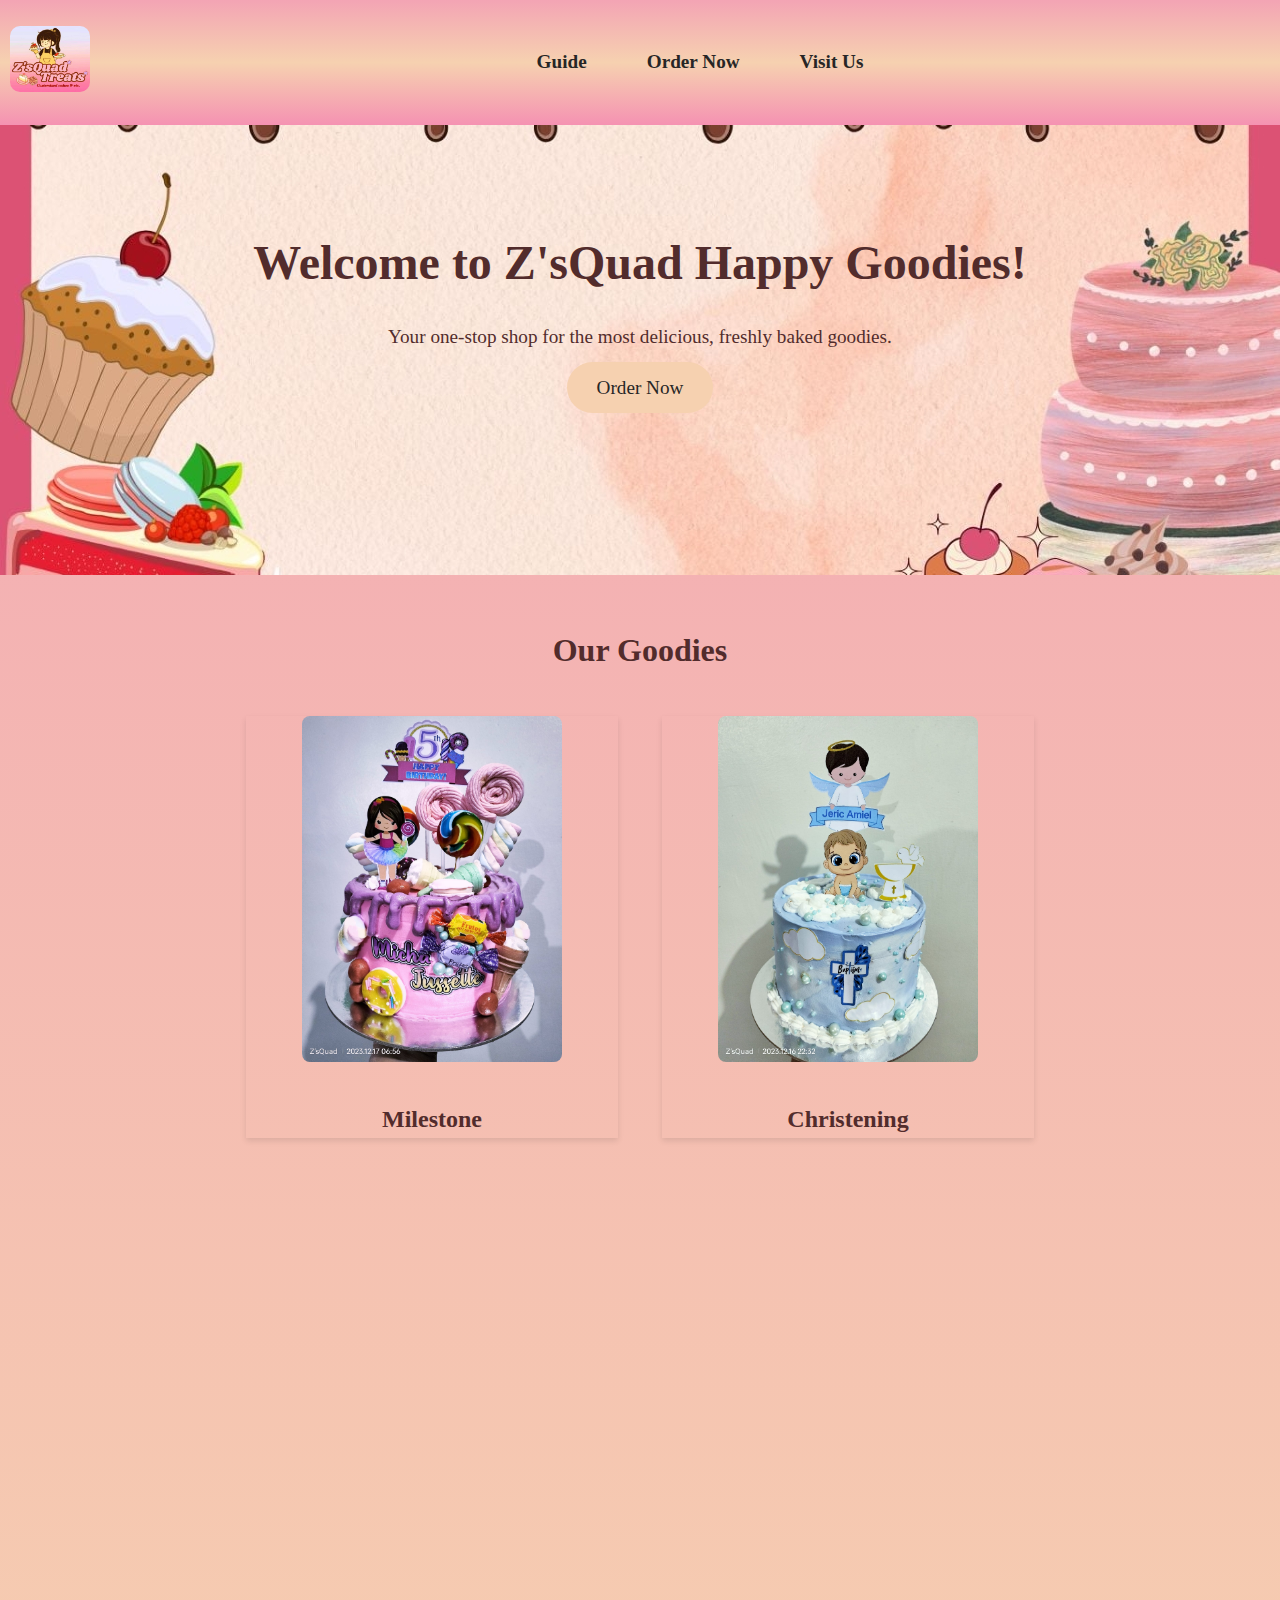
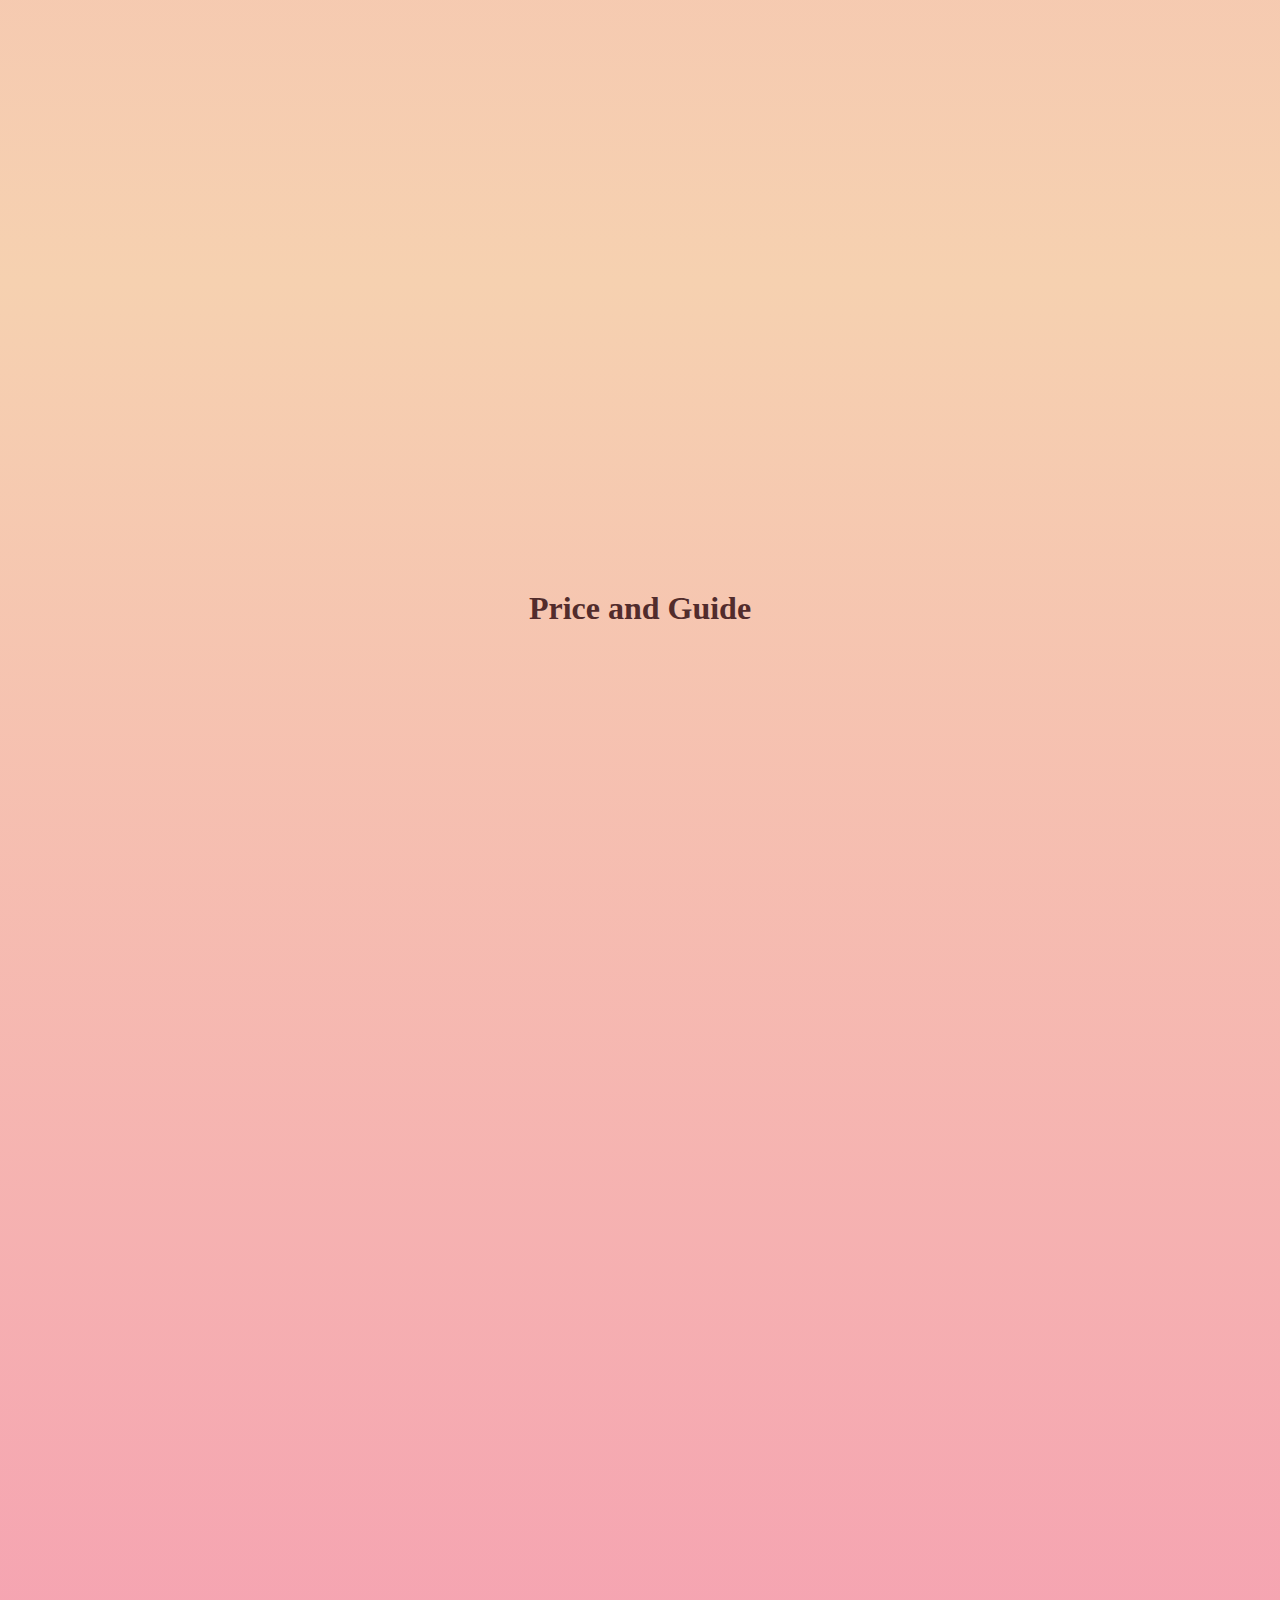
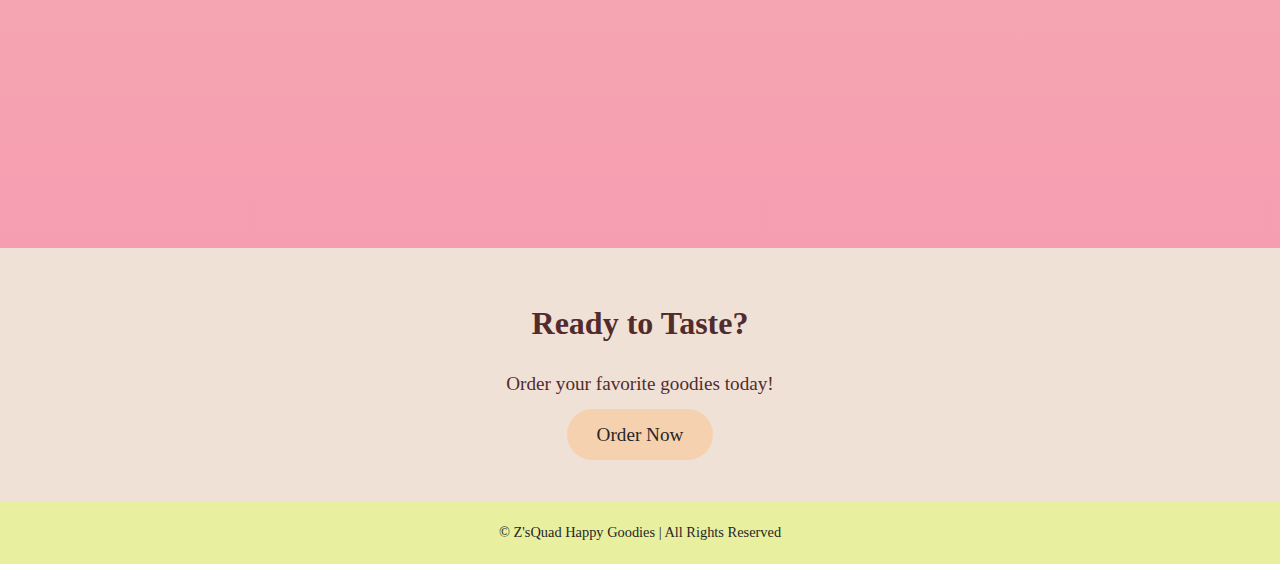
<file: index.html>
<!DOCTYPE html>
<html lang="en">
<head>
    <meta charset="UTF-8">
    <meta name="viewport" content="width=device-width, initial-scale=1.0">
    <meta name="description" content="Delicious Pastries at Your Doorstep">
    <title>Z'sQuad Happy Goodies</title>
    <link rel="stylesheet" href="style.css">
    <script src="zsquad.js"></script> 
    
</head>
<body>

   

    <!-- Header Section -->
    <header>

        <div class="HContainer">
    
<div class="logo">
    <img src="Zlogo.jpg" alt="ZsQuadHGDS">
</div>
        <nav class="navbar">
            <ul>
               
                <li><a href="#guides">Guide</a></li>
                <li><a href="Form.html" target="_blank">Order Now</a></li>
                <li><a href="https://www.facebook.com/ZsQuadTreats" target="_blank">Visit Us</a></li>
            </ul>
        </nav>
        </div>
    </header>

    <!-- Hero Section -->
    <section class="hero">
        <h1>Welcome to Z'sQuad Happy Goodies!</h1>
        <p>Your one-stop shop for the most delicious, freshly baked goodies.</p>
        <a href="Form.html" target="_blank" class="cta-button">Order Now</a>
    </section>

    <!-- Pastry Offerings Section -->
    <section class="pastries">
        <h2>Our Goodies</h2>
        <div class="pastry-item">
            <img src="Cake1.jpg" alt="Milestone Cake">
            <h3>Milestone</h3>
    
        </div>
        <div class="pastry-item">
            <img src="cake2.jpg" alt="Christening Cake">
            <h3>Christening</h3>
          
        </div>

        <div class="pastry-item">
            <img src="cake3.jpg" alt="Birthday Cake">
            <h3>Birthday</h3>
    
        </div>

        <div class="pastry-item">
            <img src="Ube de leche.jpg" alt="Ube de Leche">
            <h3>Ube de Leche</h3>
    
        </div>

        <div class="pastry-item">
            <img src="Tiramisu.jpg" alt="Tiramisu">
            <h3> Tiramisu</h3>
    
        </div>

        <div class="pastry-item">
            <img src="lava cake.jpg" alt="Lava Cake">
            <h3>Lava Cake</h3>
    
        </div>
    </section>

    <section id="guides" class="guides">
        <h2>Price and Guide</h2>

        <div class="guide-items">
            <div class="guide-item">
                <img src="png1.jpg" alt="PriceAndSize1">
            </div>
            <div class="guide-item">
                <img src="png2.jpg" alt="PriceAndSize2">
               
            </div>
            <div class="guide-item">
                <img src="png3.jpg" alt="PriceAndSize3">
                </div>

                <div class="guide-item">
                    <img src="png4.jpg" alt="Flavors">
                    </div>

                <div class="guide-item">
                    <img src="png5.jpg" alt="HowToOrder">
            </div>
        </div>
    </section>

    <!-- Order Section -->
    <section id="order-now" class="order-section">
        <h2>Ready to Taste?</h2>
        <p>Order your favorite goodies today!</p>
        <a href="Form.html" target="_blank" class="cta-button">Order Now</a>
    </section>

    <!-- Footer -->
    <footer>
        <p>&copy; Z'sQuad Happy Goodies | All Rights Reserved</p>
    </footer>

</body>
</html>
<nav>
</file>
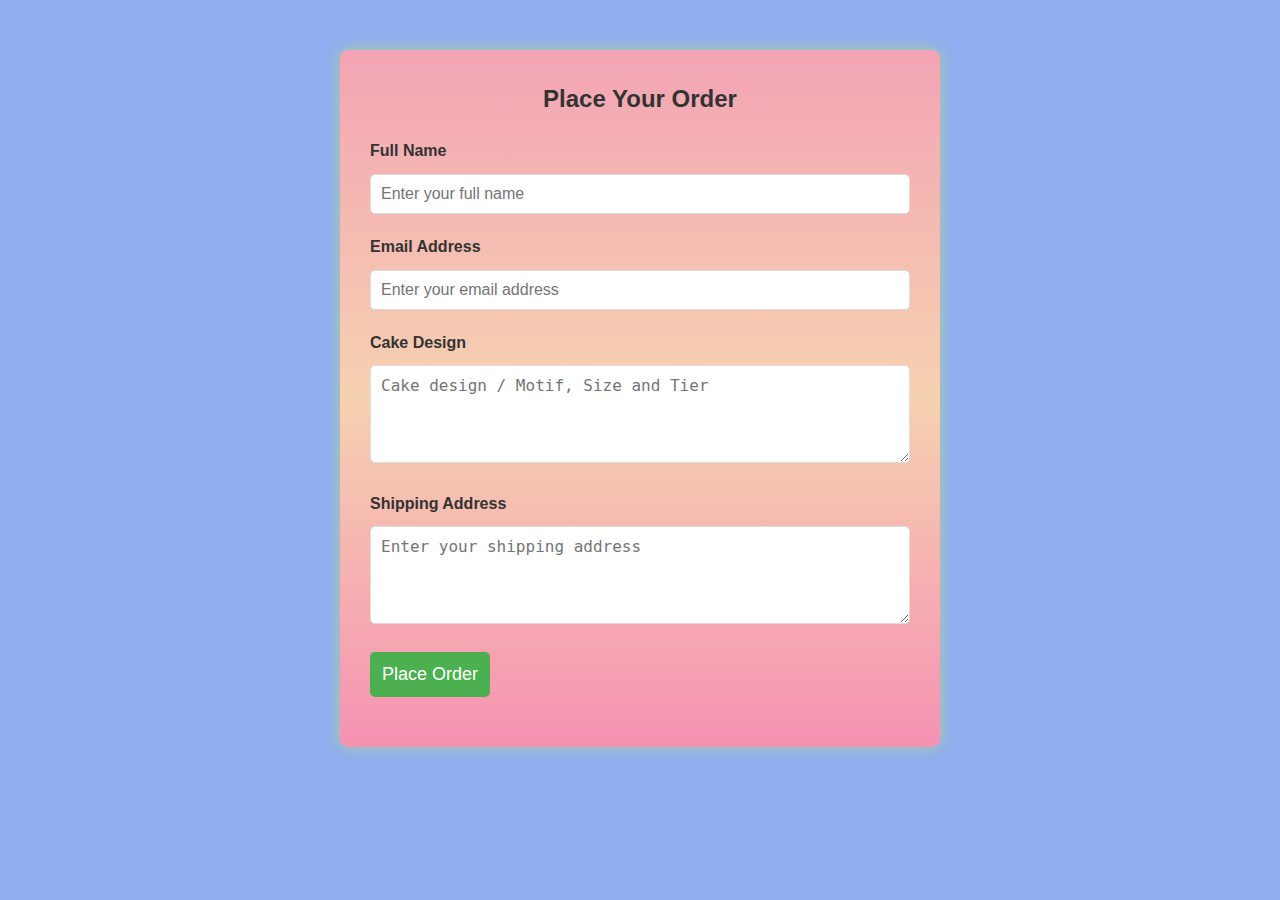
<file: Form.html>
<!DOCTYPE html>
<html lang="en">
<head>
    <meta charset="UTF-8">
    <meta name="viewport" content="width=device-width, initial-scale=1.0">
    <title>Order Form</title>
    <link rel="stylesheet" href="Order.css">
</head>
<body>
    <div class="form-container">
        <h2 class="form-title">Place Your Order</h2>

        <form action="https://formspree.io/f/xjkvrgjr" method="POST" class="order-form">
            <div class="form-group">
                <label for="name">Full Name</label>
                <input type="text" id="name" name="name" required placeholder="Enter your full name">
            </div>

            <div class="form-group">
                <label for="email">Email Address</label>
                <input type="email" id="email" name="email" required placeholder="Enter your email address">
            </div>

            <div class="form-group">
                <label for="Cake Idea">Cake Design</label>
                <textarea id="CakeIdea" name="CakeIdea" rows="4" required placeholder="Cake design / Motif, Size and Tier"></textarea>
            </div>



            <div class="form-group">
                <label for="address">Shipping Address</label>
                <textarea id="address" name="address" rows="4" required placeholder="Enter your shipping address"></textarea>
            </div>


    

        

            <div class="form-group">
                <input type="submit" value="Place Order" class="submit-btn">
            </div>
        </form>
    </div>
</body>
</html>
</file>
<file: style.css>
* {
    margin: 0;
    padding: 0;
    box-sizing: border-box;
}

:root {
    --color1: #f3a4b4;
    --color2: #f592b2;
    --color3: #F6D1B0;
}

/* Body styles */
body {
    font-family: cursive;
    line-height: 1.6;
    background: linear-gradient(to top, var(--color2), var(--color3), var(--color1));
    color: #522c2c;
    padding: 0;
    margin: 0;
}

/* Header and navigation styles */
header {
    background: linear-gradient(to top, var(--color2), var(--color3), var(--color1));
    padding: 1rem 0;
}

.HContainer {
    display: flex;
    justify-content: space-between;
    align-items: center;
    flex-wrap: wrap; 
}

.logo img {
    width: 100px; 
    height: auto;
    border-radius: 20px;
    padding: 10px;
}

.navbar {
    display: flex;
    justify-content: center;
    flex-grow: 1;
    flex-wrap: wrap; 
    margin-left: 20px;
}

header nav ul {
    list-style-type: none;
    display: flex;
    flex-wrap: wrap; 
    justify-content: center;
}

header nav ul li {
    margin: 0 15px;
}

header nav ul li a {
    text-decoration: none;
    color: #272626;
    font-weight: bold;
    font-size: 1.2rem;
    padding: 10px 15px;
    display: block;
    border-radius: 15px;
    transition: background-color 0.3s;
}

nav ul li a:hover {
    text-decoration-color: rgb(28, 30, 32);
    background-color: #F6D1B0;
    cursor: pointer;
}

/* Hero section */
.hero {
    width: 100%;
    height: 50vh;
    background-image: url(cnt.jpeg.jpg);
    background-size: cover;
    background-position: center;
    text-align: center;
    padding: 100px 20px;
    color: #522c2c;
}

.hero h1 {
    font-size: 3rem;
    margin-bottom: 20px;
}

.hero p {
    font-size: 1.2rem;
    margin-bottom: 20px;
}

.cta-button {
    background-color: #F6D1B0;
    color: #272626;
    padding: 15px 30px;
    text-decoration: none;
    font-size: 1.2rem;
    border-radius: 30px;
    transition: background-color 0.3s;
}

.cta-button:hover {
    background-color: #d68f60;
}

/* Pastries section */
.pastries {
    text-align: center;
    padding: 50px 20px;
}

.pastries h2 {
    font-size: 2rem;
    margin-bottom: 20px;
}

.pastry-item {
    display: inline-block;
    width: 30%; 
    margin: 20px;
    text-align: center;
    box-shadow: 0 3px 6px rgba(0, 0, 0, 0.1);
}

.pastry-item img {
    width: 70%;
    height: auto;
    border-radius: 8px;
    margin-bottom: 15px;
    transition: transform 0.3s ease-in-out;
}

.pastry-item h3 {
    font-size: 1.5rem;
    margin-top: 15px;
}

.pastry-item p {
    font-size: 1rem;
    color: #666;
}

.pastry-item img:hover {
    transform: scale(1.05);
    cursor: pointer;
}

/* Order Section */
.order-section {
    background-color: #f0e1d6;
    text-align: center;
    padding: 50px 20px;
}

.order-section h2 {
    font-size: 2rem;
    margin-bottom: 20px;
}

.order-section p {
    font-size: 1.2rem;
    margin-bottom: 20px;
}

/* Guides Section */
.guides {
    text-align: center;
    padding: 50px 20px;
   
}

.guides h2 {
    font-size: 2rem;
    margin-bottom: 20px;
}

.guides p {
    font-size: 1.2rem;
    margin-bottom: 40px;
}

.guide-items {
    display: flex;
    justify-content: space-around;
    flex-wrap: wrap;
}

.guide-item {
    width: 30%;
    margin: 20px;
    text-align: center;
    padding: 20px;
    border-radius: 8px;
    box-shadow: 0 4px 8px rgba(0, 0, 0, 0.1);
}

.guide-item img {
    width: 100%;
    height: auto;
    border-radius: 8px;
    margin-bottom: 15px;
    transition: transform 0.3s ease-in-out;

} 

.guide-item img:hover {
    transform: scale(1.05);
    cursor: pointer;
   
}

.guide-item h3 {
    font-size: 1.5rem;
    margin-bottom: 10px;
}

.guide-item a {
    text-decoration: none;
    color: #272626;
    padding: 10px 20px;
    border-radius: 30px;
    transition: background-color 0.3s;
}

.guide-item a {
    background-color: #d68f60;
   
}



/* Footer */
footer {
    background-color: #e8f09f;
    color: #272626;
    text-align: center;
    padding: 20px;
    font-size: 0.9rem;
}


/* Responsive Design for Guides */
@media (max-width: 768px) {
    .guide-items {

    }

    .guide-item {
        width: 80%;
    }
}

/* Responsive Design */
@media (max-width: 1024px) {
    .hero h1 {
        font-size: 2.5rem;
    }

    .pastry-item {
        width: 45%; 
    }
}

@media (max-width: 768px) {
    .HContainer {
        flex-direction: column;
        align-items: flex-start; 
    }

    .hero h1 {
        font-size: 2rem;
    }

    .hero p {
        font-size: 1rem;
    }

    .cta-button {
        font-size: 1rem;
        padding: 10px 20px;
    }

    .pastry-item {
        width: 90%; 
    }

    header nav ul {
        justify-content: space-between; 
    }

    header nav ul li {
        margin: 5px 10px;
    }

    header nav ul li a {
        font-size: 1rem;
    }
}

@media (max-width: 480px) {
    .hero {
        padding: 50px 10px;
        height: 40vh; 
    }

    .cta-button {
        font-size: 1rem;
        padding: 10px 20px;
    }
}
</file>
<file: Order.css>
* {
    margin: 0;
    padding: 0;
    box-sizing: border-box;
}

:root  {
    --color1: #f3a4b4 ;
    --color2:   #f592b2 ; 
    --color3: #F6D1B0;
    }

body {
    font-family: 'Arial', sans-serif;
    background-color: #8faef1;
    color: #333;
    line-height: 1.6;
}

.form-container {
    max-width: 600px;
    margin: 50px auto;
    
    background: linear-gradient(to top, var(--color2), var(--color3), var(--color1));
    padding: 30px;
    border-radius: 8px;
    box-shadow: 0 0 15px #c4e95e99; 
    transition: box-shadow 0.3s ease;
}

.form-title {
    text-align: center;
    color: #333;
    margin-bottom: 20px;
    font-size: 24px;
}

.order-form {
    display: flex;
    flex-direction: column;
}

.form-group {
    margin-bottom: 20px;
}

label {
    font-weight: bold;
    margin-bottom: 5px;
    display: inline-block;
}

input[type="text"], input[type="email"], input[type="number"], select, textarea {
    width: 100%;
    padding: 10px;
    margin-top: 5px;
    border: 1px solid #ddd;
    border-radius: 5px;
    font-size: 16px;
}

textarea {
    resize: vertical;
}

select {
    background-color: #f9f9f9;
}


.submit-btn {
    background-color: #4CAF50;
    color: white;
    padding: 12px;
    border: none;
    border-radius: 5px;
    cursor: pointer;
    font-size: 18px;
    transition: background-color 0.3s ease;
}

.submit-btn:hover {
    background-color: #45a049;
}


@media (max-width: 768px) {
    .form-container {
        padding: 20px;
    }

    .form-title {
        font-size: 20px;
    }
    
    .submit-btn {
        font-size: 16px;
    }
}
</file>
